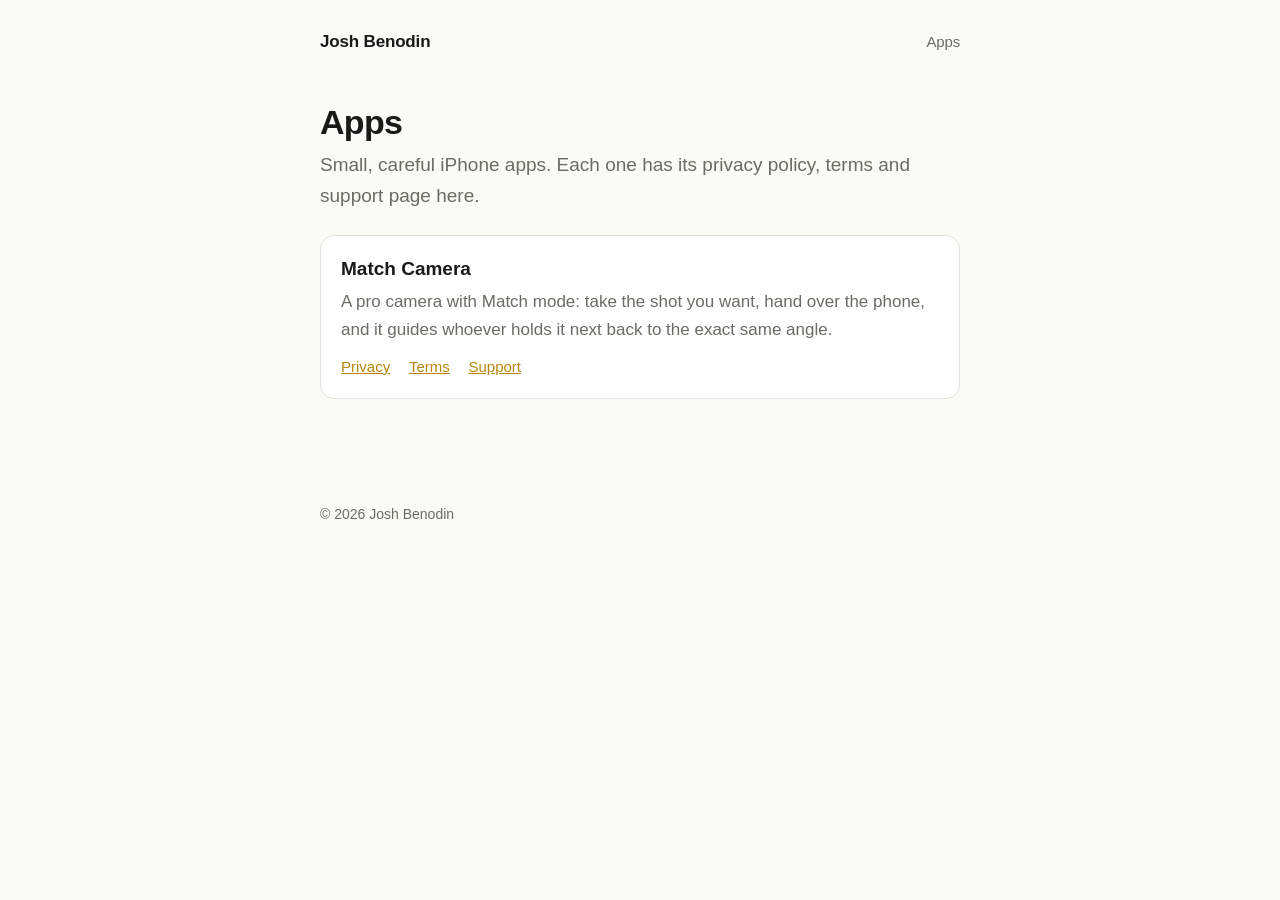
<file: index.html>
<!doctype html>
<html lang="en">
<head>
<meta charset="utf-8">
<meta name="viewport" content="width=device-width, initial-scale=1">
<title>Josh Benodin</title>
<meta name="description" content="Apps by Josh Benodin: privacy policies, terms and support.">
<link rel="stylesheet" href="/style.css">
</head>
<body>
<header class="site">
  <a href="/">Josh Benodin</a>
  <nav><a href="/#apps">Apps</a></nav>
</header>
<main>
  <h1>Apps</h1>
  <p class="lede">Small, careful iPhone apps. Each one has its privacy policy, terms and support page here.</p>

  <ul class="apps" id="apps">
    <li>
      <a class="title" href="/match-camera/">Match Camera</a>
      <p>A pro camera with Match mode: take the shot you want, hand over the phone, and it guides whoever holds it next back to the exact same angle.</p>
      <nav>
        <a href="/match-camera/privacy.html">Privacy</a>
        <a href="/match-camera/terms.html">Terms</a>
        <a href="/match-camera/support.html">Support</a>
      </nav>
    </li>
  </ul>
</main>
<footer>© 2026 Josh Benodin</footer>
</body>
</html>
</file>
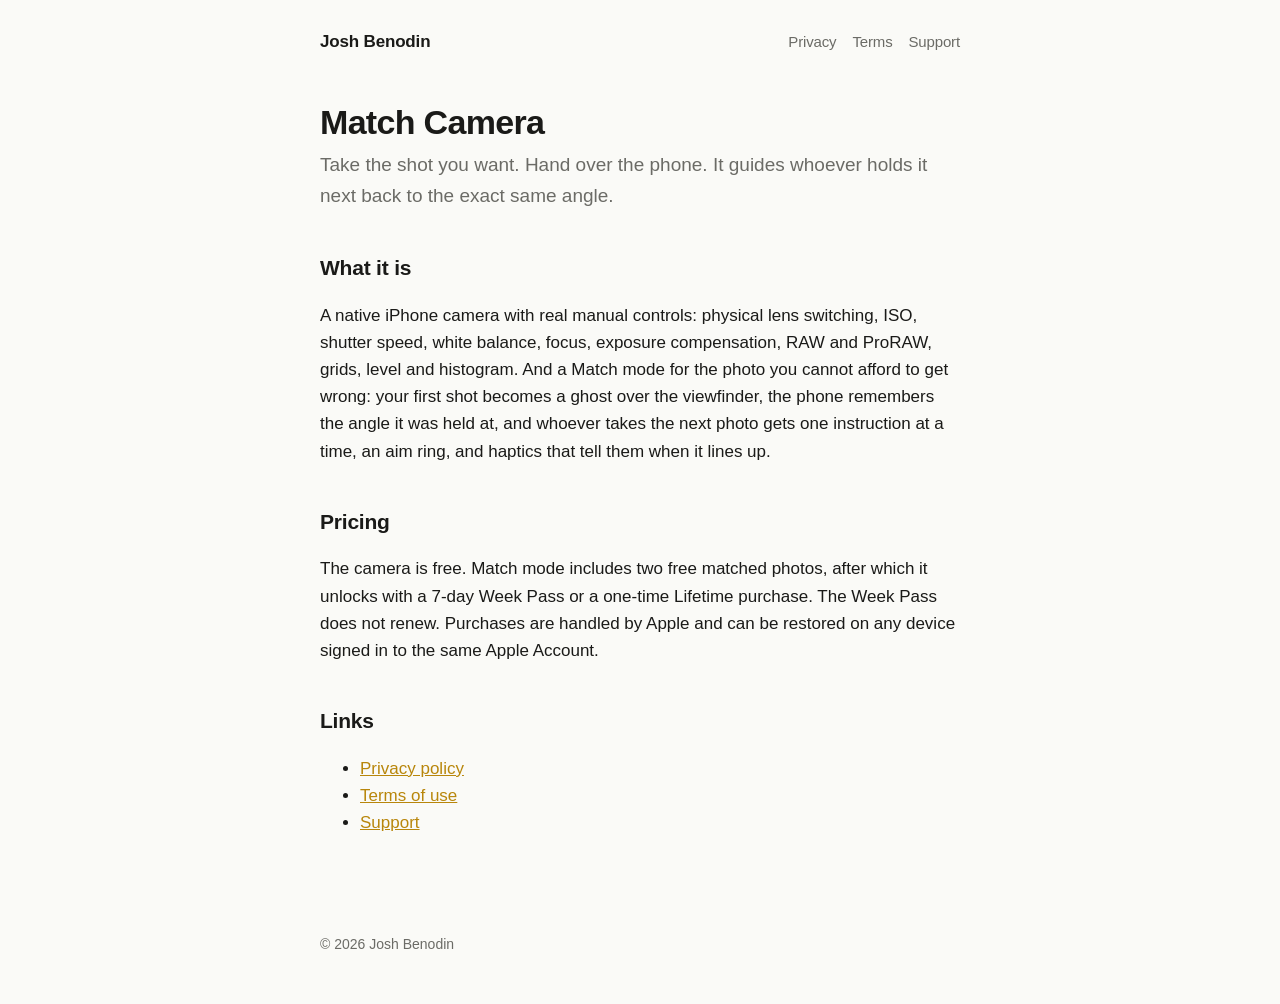
<file: match-camera/index.html>
<!doctype html>
<html lang="en">
<head>
<meta charset="utf-8">
<meta name="viewport" content="width=device-width, initial-scale=1">
<title>Match Camera</title>
<meta name="description" content="Match Camera for iPhone: a pro camera with Match mode, which guides whoever holds the phone next back to the exact same shot.">
<link rel="stylesheet" href="/style.css">
</head>
<body>
<header class="site">
  <a href="/">Josh Benodin</a>
  <nav><a href="/match-camera/privacy.html">Privacy</a><a href="/match-camera/terms.html">Terms</a><a href="/match-camera/support.html">Support</a></nav>
</header>
<main>
  <h1>Match Camera</h1>
  <p class="lede">Take the shot you want. Hand over the phone. It guides whoever holds it next back to the exact same angle.</p>

  <h2>What it is</h2>
  <p>A native iPhone camera with real manual controls: physical lens switching, ISO, shutter speed, white balance, focus, exposure compensation, RAW and ProRAW, grids, level and histogram. And a Match mode for the photo you cannot afford to get wrong: your first shot becomes a ghost over the viewfinder, the phone remembers the angle it was held at, and whoever takes the next photo gets one instruction at a time, an aim ring, and haptics that tell them when it lines up.</p>

  <h2>Pricing</h2>
  <p>The camera is free. Match mode includes two free matched photos, after which it unlocks with a 7-day Week Pass or a one-time Lifetime purchase. The Week Pass does not renew. Purchases are handled by Apple and can be restored on any device signed in to the same Apple Account.</p>

  <h2>Links</h2>
  <ul>
    <li><a href="/match-camera/privacy.html">Privacy policy</a></li>
    <li><a href="/match-camera/terms.html">Terms of use</a></li>
    <li><a href="/match-camera/support.html">Support</a></li>
  </ul>
</main>
<footer>© 2026 Josh Benodin</footer>
</body>
</html>
</file>
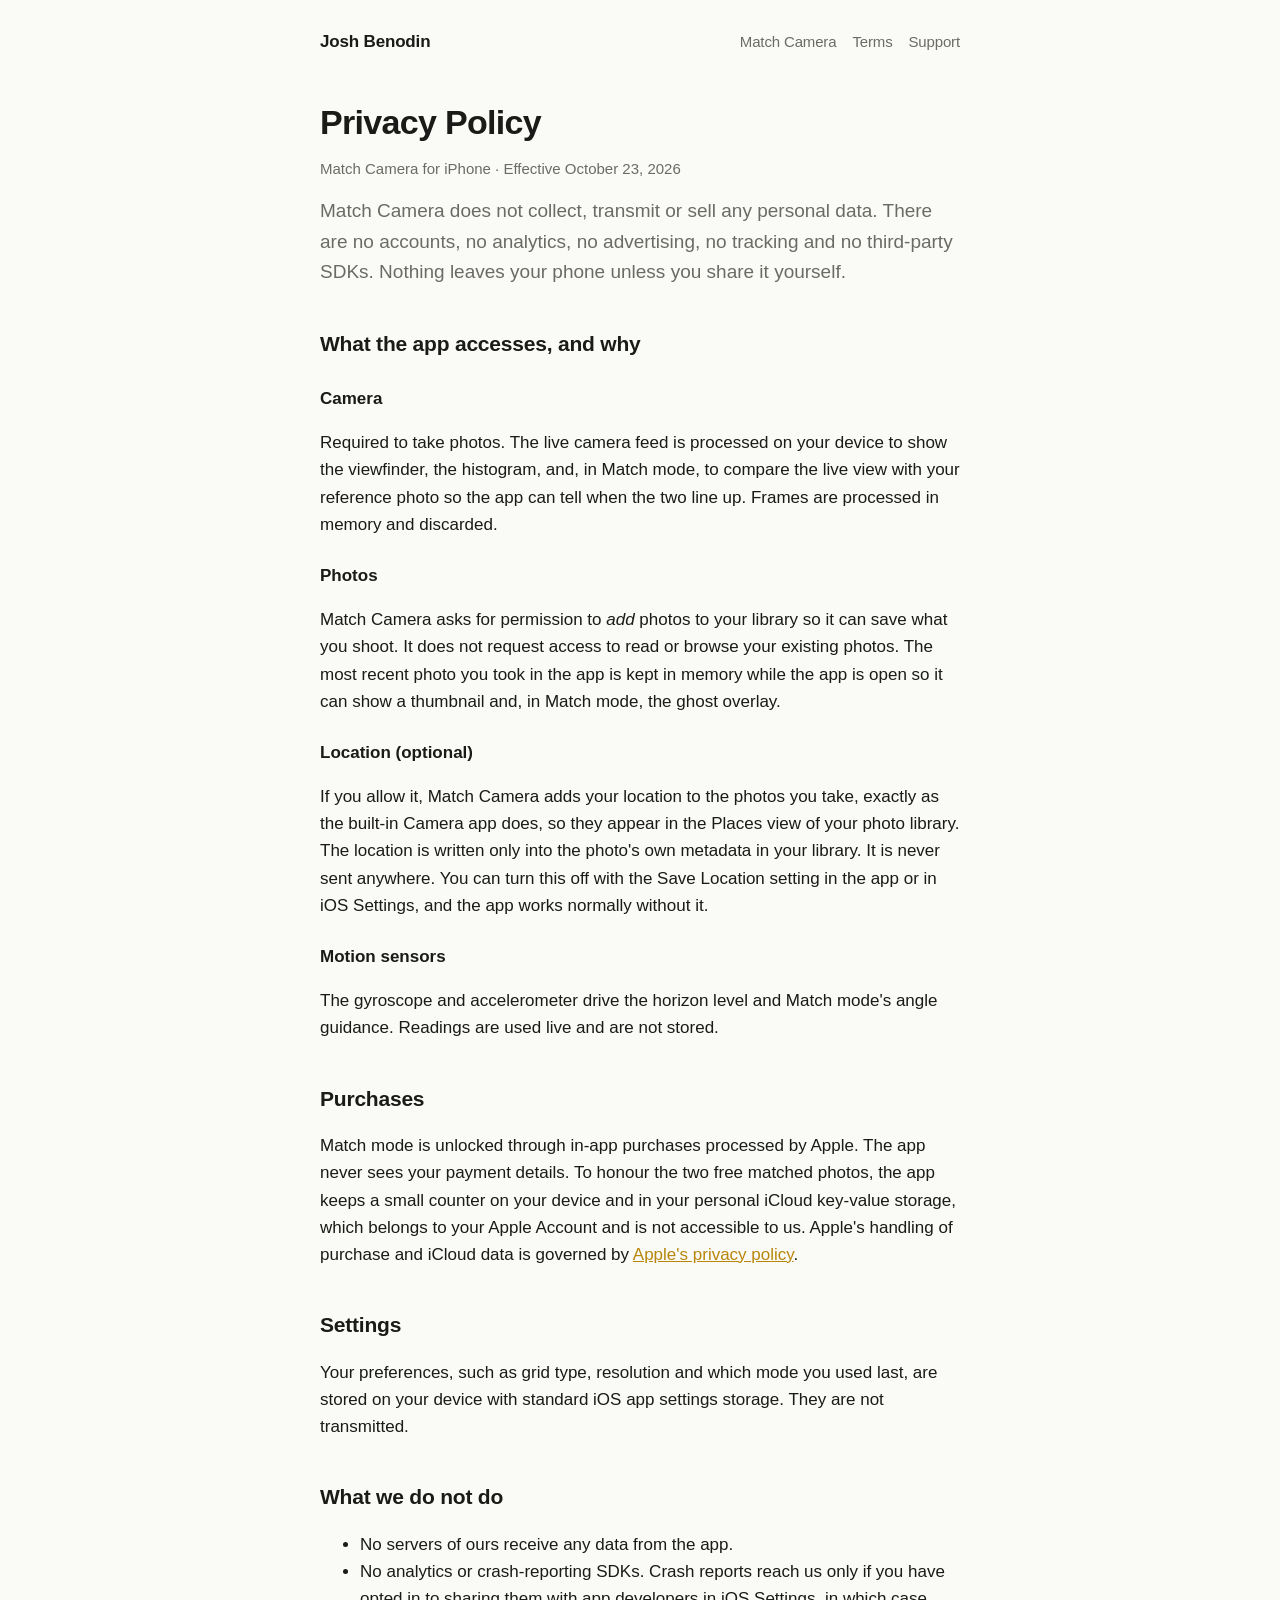
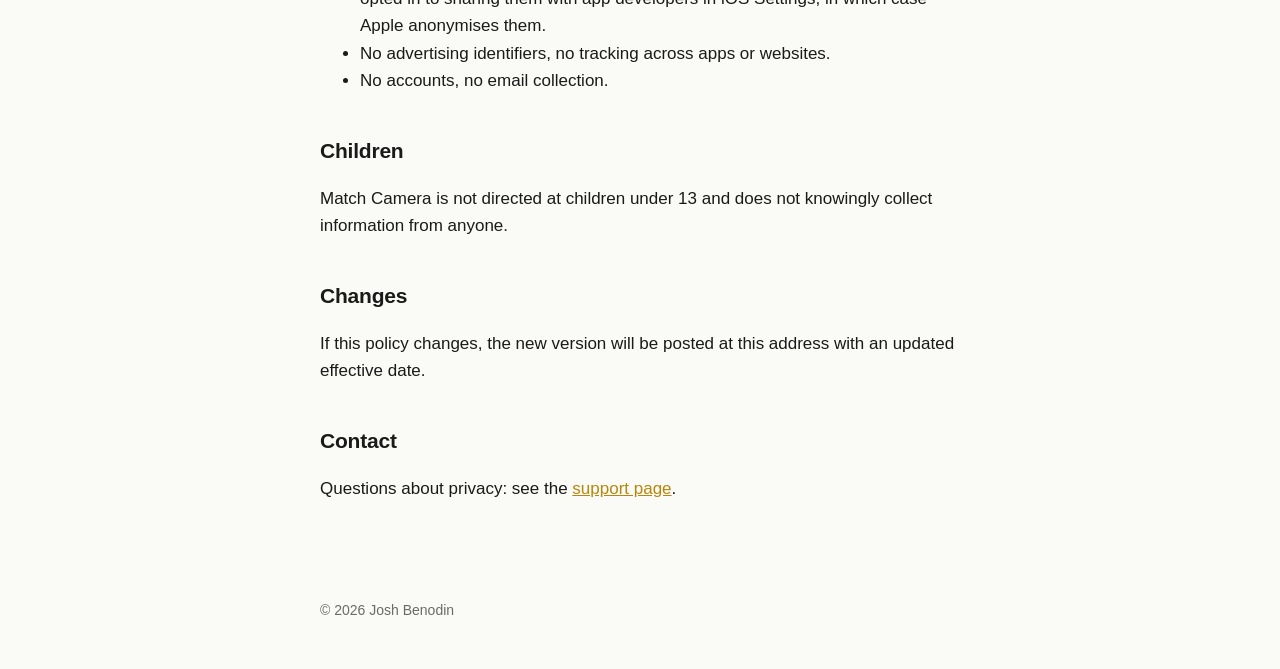
<file: match-camera/privacy.html>
<!doctype html>
<html lang="en">
<head>
<meta charset="utf-8">
<meta name="viewport" content="width=device-width, initial-scale=1">
<title>Match Camera Privacy Policy</title>
<meta name="description" content="Privacy policy for Match Camera for iPhone. Everything stays on your device.">
<link rel="stylesheet" href="/style.css">
</head>
<body>
<header class="site">
  <a href="/">Josh Benodin</a>
  <nav><a href="/match-camera/">Match Camera</a><a href="/match-camera/terms.html">Terms</a><a href="/match-camera/support.html">Support</a></nav>
</header>
<main>
  <h1>Privacy Policy</h1>
  <p class="meta">Match Camera for iPhone · Effective October 23, 2026</p>

  <p class="lede">Match Camera does not collect, transmit or sell any personal data. There are no accounts, no analytics, no advertising, no tracking and no third-party SDKs. Nothing leaves your phone unless you share it yourself.</p>

  <h2>What the app accesses, and why</h2>

  <h3>Camera</h3>
  <p>Required to take photos. The live camera feed is processed on your device to show the viewfinder, the histogram, and, in Match mode, to compare the live view with your reference photo so the app can tell when the two line up. Frames are processed in memory and discarded.</p>

  <h3>Photos</h3>
  <p>Match Camera asks for permission to <em>add</em> photos to your library so it can save what you shoot. It does not request access to read or browse your existing photos. The most recent photo you took in the app is kept in memory while the app is open so it can show a thumbnail and, in Match mode, the ghost overlay.</p>

  <h3>Location (optional)</h3>
  <p>If you allow it, Match Camera adds your location to the photos you take, exactly as the built-in Camera app does, so they appear in the Places view of your photo library. The location is written only into the photo's own metadata in your library. It is never sent anywhere. You can turn this off with the Save Location setting in the app or in iOS Settings, and the app works normally without it.</p>

  <h3>Motion sensors</h3>
  <p>The gyroscope and accelerometer drive the horizon level and Match mode's angle guidance. Readings are used live and are not stored.</p>

  <h2>Purchases</h2>
  <p>Match mode is unlocked through in-app purchases processed by Apple. The app never sees your payment details. To honour the two free matched photos, the app keeps a small counter on your device and in your personal iCloud key-value storage, which belongs to your Apple Account and is not accessible to us. Apple's handling of purchase and iCloud data is governed by <a href="https://www.apple.com/legal/privacy/">Apple's privacy policy</a>.</p>

  <h2>Settings</h2>
  <p>Your preferences, such as grid type, resolution and which mode you used last, are stored on your device with standard iOS app settings storage. They are not transmitted.</p>

  <h2>What we do not do</h2>
  <ul>
    <li>No servers of ours receive any data from the app.</li>
    <li>No analytics or crash-reporting SDKs. Crash reports reach us only if you have opted in to sharing them with app developers in iOS Settings, in which case Apple anonymises them.</li>
    <li>No advertising identifiers, no tracking across apps or websites.</li>
    <li>No accounts, no email collection.</li>
  </ul>

  <h2>Children</h2>
  <p>Match Camera is not directed at children under 13 and does not knowingly collect information from anyone.</p>

  <h2>Changes</h2>
  <p>If this policy changes, the new version will be posted at this address with an updated effective date.</p>

  <h2>Contact</h2>
  <p>Questions about privacy: see the <a href="/match-camera/support.html">support page</a>.</p>
</main>
<footer>© 2026 Josh Benodin</footer>
</body>
</html>
</file>
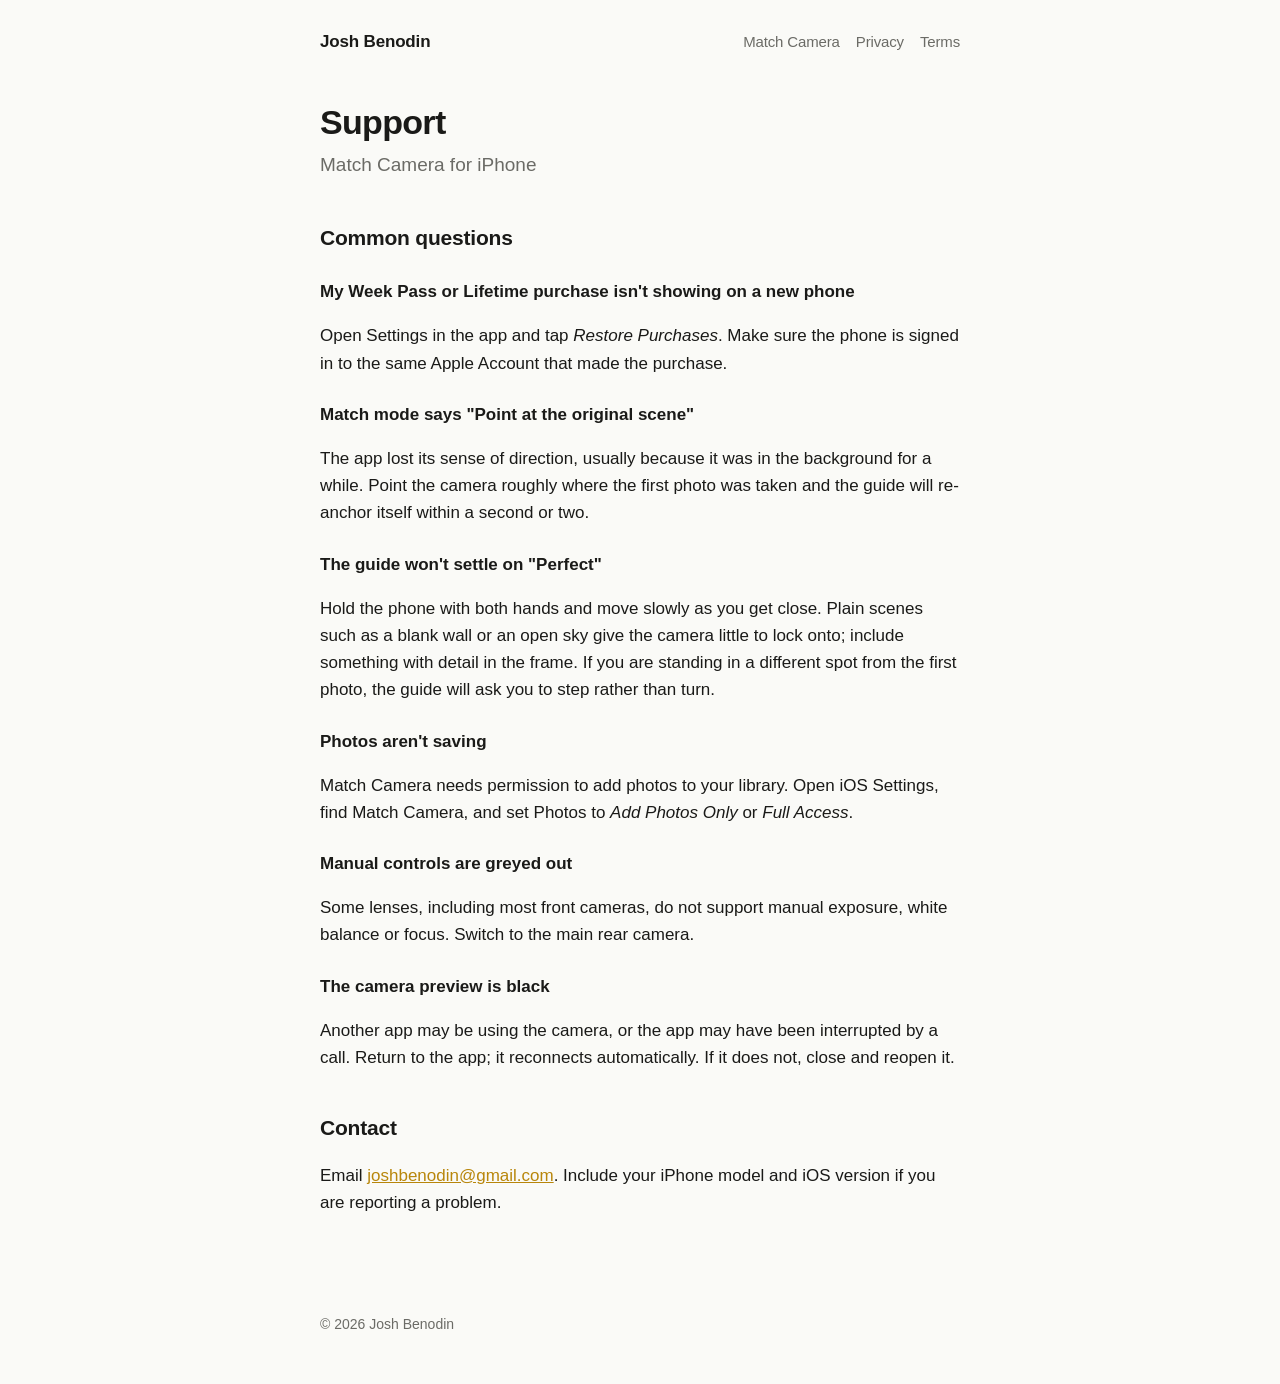
<file: match-camera/support.html>
<!doctype html>
<html lang="en">
<head>
<meta charset="utf-8">
<meta name="viewport" content="width=device-width, initial-scale=1">
<title>Match Camera Support</title>
<meta name="description" content="Support for Match Camera for iPhone: common questions and how to get in touch.">
<link rel="stylesheet" href="/style.css">
</head>
<body>
<header class="site">
  <a href="/">Josh Benodin</a>
  <nav><a href="/match-camera/">Match Camera</a><a href="/match-camera/privacy.html">Privacy</a><a href="/match-camera/terms.html">Terms</a></nav>
</header>
<main>
  <h1>Support</h1>
  <p class="lede">Match Camera for iPhone</p>

  <h2>Common questions</h2>

  <h3>My Week Pass or Lifetime purchase isn't showing on a new phone</h3>
  <p>Open Settings in the app and tap <em>Restore Purchases</em>. Make sure the phone is signed in to the same Apple Account that made the purchase.</p>

  <h3>Match mode says "Point at the original scene"</h3>
  <p>The app lost its sense of direction, usually because it was in the background for a while. Point the camera roughly where the first photo was taken and the guide will re-anchor itself within a second or two.</p>

  <h3>The guide won't settle on "Perfect"</h3>
  <p>Hold the phone with both hands and move slowly as you get close. Plain scenes such as a blank wall or an open sky give the camera little to lock onto; include something with detail in the frame. If you are standing in a different spot from the first photo, the guide will ask you to step rather than turn.</p>

  <h3>Photos aren't saving</h3>
  <p>Match Camera needs permission to add photos to your library. Open iOS Settings, find Match Camera, and set Photos to <em>Add Photos Only</em> or <em>Full Access</em>.</p>

  <h3>Manual controls are greyed out</h3>
  <p>Some lenses, including most front cameras, do not support manual exposure, white balance or focus. Switch to the main rear camera.</p>

  <h3>The camera preview is black</h3>
  <p>Another app may be using the camera, or the app may have been interrupted by a call. Return to the app; it reconnects automatically. If it does not, close and reopen it.</p>

  <h2>Contact</h2>
  <p>Email <a href="mailto:joshbenodin@gmail.com?subject=Match%20Camera">joshbenodin@gmail.com</a>. Include your iPhone model and iOS version if you are reporting a problem.</p>
</main>
<footer>© 2026 Josh Benodin</footer>
</body>
</html>
</file>
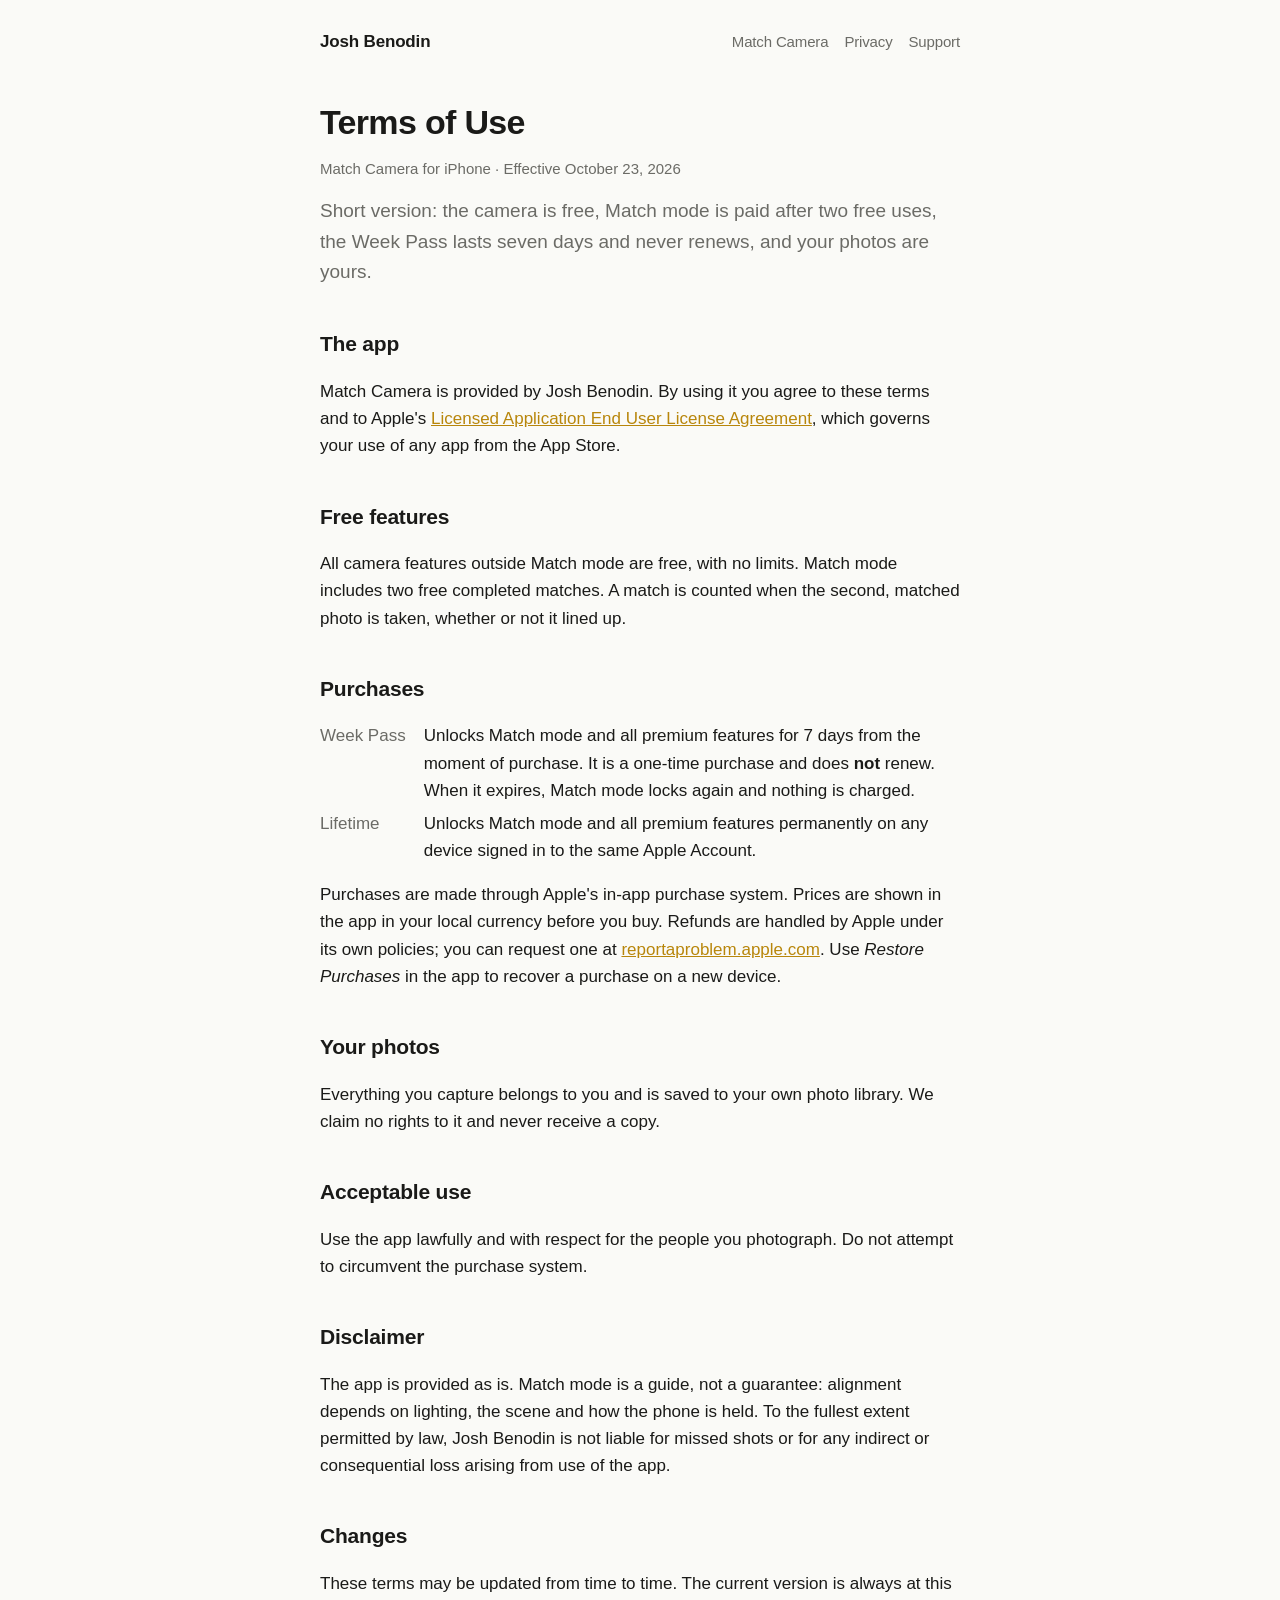
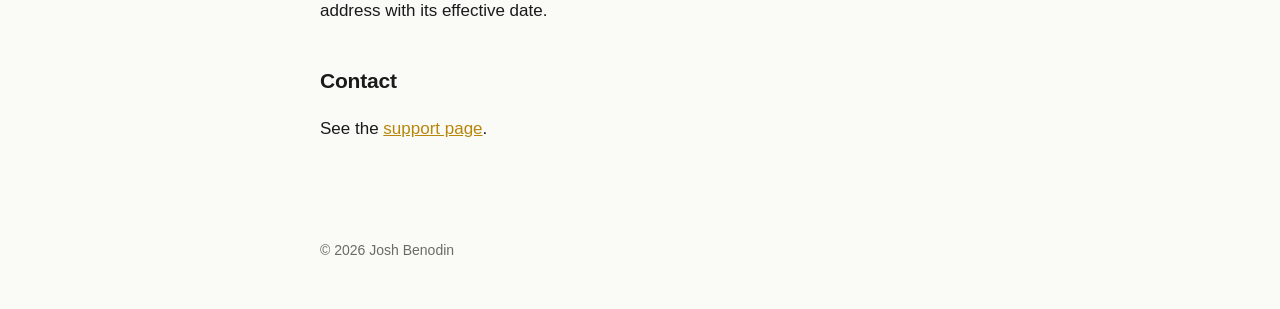
<file: match-camera/terms.html>
<!doctype html>
<html lang="en">
<head>
<meta charset="utf-8">
<meta name="viewport" content="width=device-width, initial-scale=1">
<title>Match Camera Terms of Use</title>
<meta name="description" content="Terms of use for Match Camera for iPhone, including the Week Pass and Lifetime purchases.">
<link rel="stylesheet" href="/style.css">
</head>
<body>
<header class="site">
  <a href="/">Josh Benodin</a>
  <nav><a href="/match-camera/">Match Camera</a><a href="/match-camera/privacy.html">Privacy</a><a href="/match-camera/support.html">Support</a></nav>
</header>
<main>
  <h1>Terms of Use</h1>
  <p class="meta">Match Camera for iPhone · Effective October 23, 2026</p>

  <p class="lede">Short version: the camera is free, Match mode is paid after two free uses, the Week Pass lasts seven days and never renews, and your photos are yours.</p>

  <h2>The app</h2>
  <p>Match Camera is provided by Josh Benodin. By using it you agree to these terms and to Apple's <a href="https://www.apple.com/legal/internet-services/itunes/dev/stdeula/">Licensed Application End User License Agreement</a>, which governs your use of any app from the App Store.</p>

  <h2>Free features</h2>
  <p>All camera features outside Match mode are free, with no limits. Match mode includes two free completed matches. A match is counted when the second, matched photo is taken, whether or not it lined up.</p>

  <h2>Purchases</h2>
  <dl>
    <dt>Week Pass</dt>
    <dd>Unlocks Match mode and all premium features for 7 days from the moment of purchase. It is a one-time purchase and does <strong>not</strong> renew. When it expires, Match mode locks again and nothing is charged.</dd>
    <dt>Lifetime</dt>
    <dd>Unlocks Match mode and all premium features permanently on any device signed in to the same Apple Account.</dd>
  </dl>
  <p>Purchases are made through Apple's in-app purchase system. Prices are shown in the app in your local currency before you buy. Refunds are handled by Apple under its own policies; you can request one at <a href="https://reportaproblem.apple.com">reportaproblem.apple.com</a>. Use <em>Restore Purchases</em> in the app to recover a purchase on a new device.</p>

  <h2>Your photos</h2>
  <p>Everything you capture belongs to you and is saved to your own photo library. We claim no rights to it and never receive a copy.</p>

  <h2>Acceptable use</h2>
  <p>Use the app lawfully and with respect for the people you photograph. Do not attempt to circumvent the purchase system.</p>

  <h2>Disclaimer</h2>
  <p>The app is provided as is. Match mode is a guide, not a guarantee: alignment depends on lighting, the scene and how the phone is held. To the fullest extent permitted by law, Josh Benodin is not liable for missed shots or for any indirect or consequential loss arising from use of the app.</p>

  <h2>Changes</h2>
  <p>These terms may be updated from time to time. The current version is always at this address with its effective date.</p>

  <h2>Contact</h2>
  <p>See the <a href="/match-camera/support.html">support page</a>.</p>
</main>
<footer>© 2026 Josh Benodin</footer>
</body>
</html>
</file>
<file: style.css>
:root {
  color-scheme: light dark;
  --bg: #fafaf7;
  --fg: #1a1a18;
  --muted: #6b6b66;
  --rule: #e3e2dc;
  --accent: #b8860b;
  --card: #ffffff;
}
@media (prefers-color-scheme: dark) {
  :root {
    --bg: #111110;
    --fg: #edede8;
    --muted: #9a9a93;
    --rule: #2a2a27;
    --accent: #ffd60a;
    --card: #1a1a18;
  }
}
* { box-sizing: border-box; }
html { -webkit-text-size-adjust: 100%; }
body {
  margin: 0;
  background: var(--bg);
  color: var(--fg);
  font: 17px/1.6 -apple-system, BlinkMacSystemFont, "SF Pro Text", "Helvetica Neue", Helvetica, Arial, sans-serif;
}
main { max-width: 680px; margin: 0 auto; padding: 48px 20px 80px; }
header.site { max-width: 680px; margin: 0 auto; padding: 28px 20px 0; display: flex; justify-content: space-between; align-items: baseline; gap: 16px; }
header.site a { color: var(--fg); text-decoration: none; font-weight: 600; letter-spacing: -0.01em; }
header.site nav a { color: var(--muted); font-weight: 500; margin-left: 16px; font-size: 15px; }
h1 { font-size: 34px; line-height: 1.15; letter-spacing: -0.02em; margin: 0 0 8px; }
h2 { font-size: 21px; letter-spacing: -0.01em; margin: 40px 0 8px; }
h3 { font-size: 17px; margin: 24px 0 4px; }
p, li { color: var(--fg); }
.lede { font-size: 19px; color: var(--muted); margin-top: 0; }
.meta { color: var(--muted); font-size: 15px; }
a { color: var(--accent); }
hr { border: 0; border-top: 1px solid var(--rule); margin: 40px 0; }
ul.apps { list-style: none; padding: 0; margin: 24px 0; display: grid; gap: 12px; }
ul.apps li { background: var(--card); border: 1px solid var(--rule); border-radius: 14px; padding: 18px 20px; }
ul.apps li a.title { font-weight: 600; color: var(--fg); text-decoration: none; font-size: 19px; }
ul.apps li p { margin: 4px 0 10px; color: var(--muted); }
ul.apps li nav a { font-size: 15px; margin-right: 14px; }
footer { max-width: 680px; margin: 0 auto; padding: 0 20px 48px; color: var(--muted); font-size: 14px; }
dl { display: grid; grid-template-columns: max-content 1fr; gap: 6px 18px; }
dt { color: var(--muted); }
dd { margin: 0; }
@media (max-width: 480px) {
  h1 { font-size: 28px; }
  dl { grid-template-columns: 1fr; gap: 2px; }
  dt { margin-top: 10px; }
}
</file>
